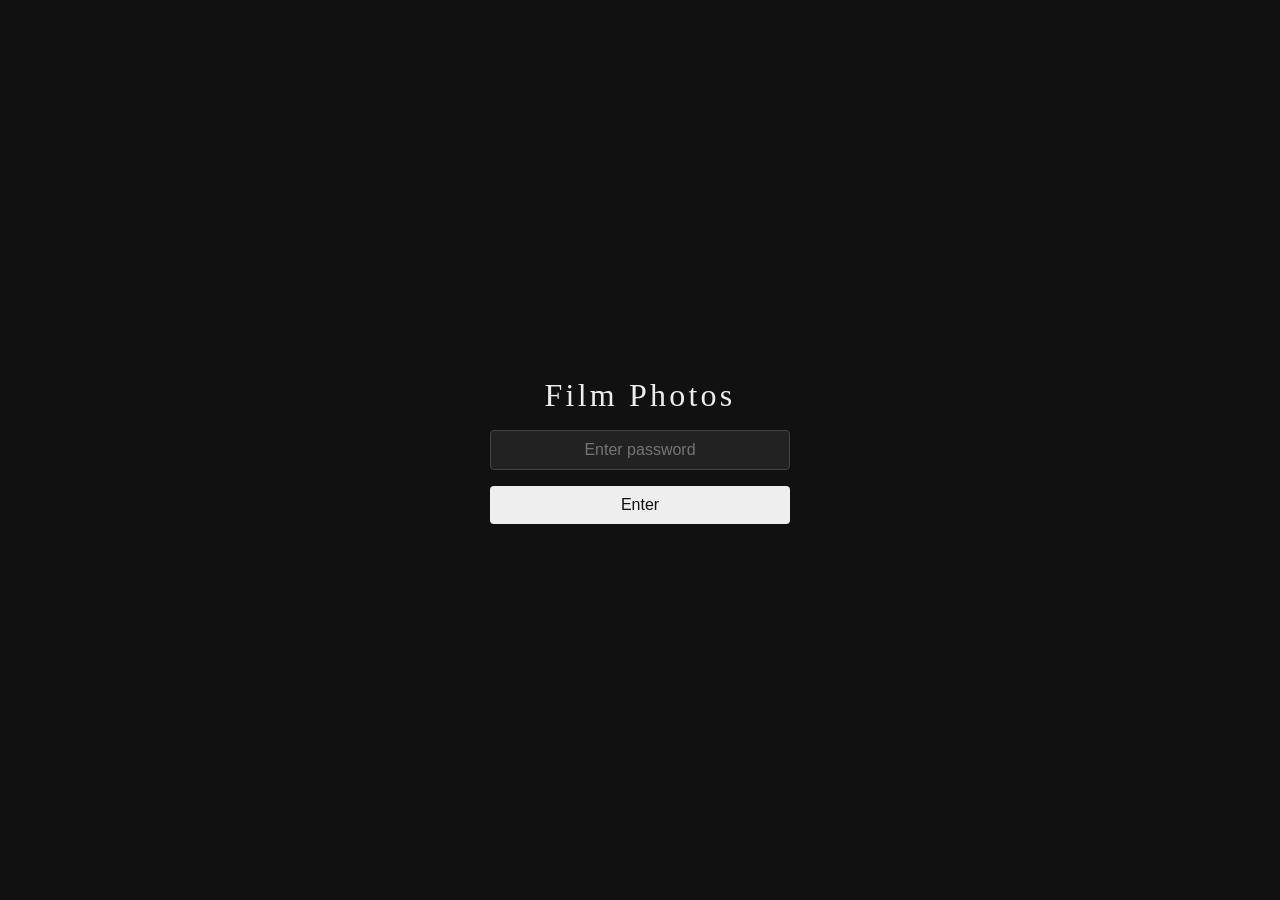
<file: index.html>
<!DOCTYPE html>
<html lang="en">
<head>
  <meta charset="UTF-8" />
  <meta name="viewport" content="width=device-width, initial-scale=1.0" />
  <title>Film Photos</title>
  <link rel="stylesheet" href="styles.css" />
</head>
<body>

  <!-- Password Gate -->
  <div id="gate">
    <div class="gate-box">
      <h1>Film Photos</h1>
      <input type="password" id="password-input" placeholder="Enter password" />
      <button onclick="checkPassword()">Enter</button>
      <p id="error-msg" style="display:none;">Wrong password, try again.</p>
    </div>
  </div>

  <!-- Homepage -->
  <div id="home" style="display:none;">
    <header>
      <h1>Film Photos</h1>
      <nav>
        <a href="favorites.html">Favorites</a>
      </nav>
    </header>
    <div class="album-grid" id="album-grid"></div>
  </div>

  <script>
    const PASSWORD = "film";

    function showHome() {
      document.getElementById("gate").style.display = "none";
      document.getElementById("home").style.display = "block";
      loadAlbums();
    }

    if (localStorage.getItem("film_auth") === "true") {
      showHome();
    }

    function checkPassword() {
      const input = document.getElementById("password-input").value;
      if (input === PASSWORD) {
        localStorage.setItem("film_auth", "true");
        showHome();
      } else {
        document.getElementById("error-msg").style.display = "block";
      }
    }

    document.getElementById("password-input").addEventListener("keydown", function(e) {
      if (e.key === "Enter") checkPassword();
    });

    async function loadAlbums() {
      const res = await fetch("albums.json");
      const albums = await res.json();
      const grid = document.getElementById("album-grid");
      albums.forEach(album => {
        const cover = album.cover || album.photos[0] || "";
        const card = document.createElement("a");
        card.href = `album.html?id=${album.id}`;
        card.className = "album-card";
        card.innerHTML = `
          <div class="album-cover" style="background-image:url('${cover}')"></div>
          <div class="album-info">
            <span class="album-name">${album.name}</span>
            <span class="album-count">${album.photos.length} photos</span>
          </div>
        `;
        grid.appendChild(card);
      });
    }
  </script>

</body>
</html>
</file>
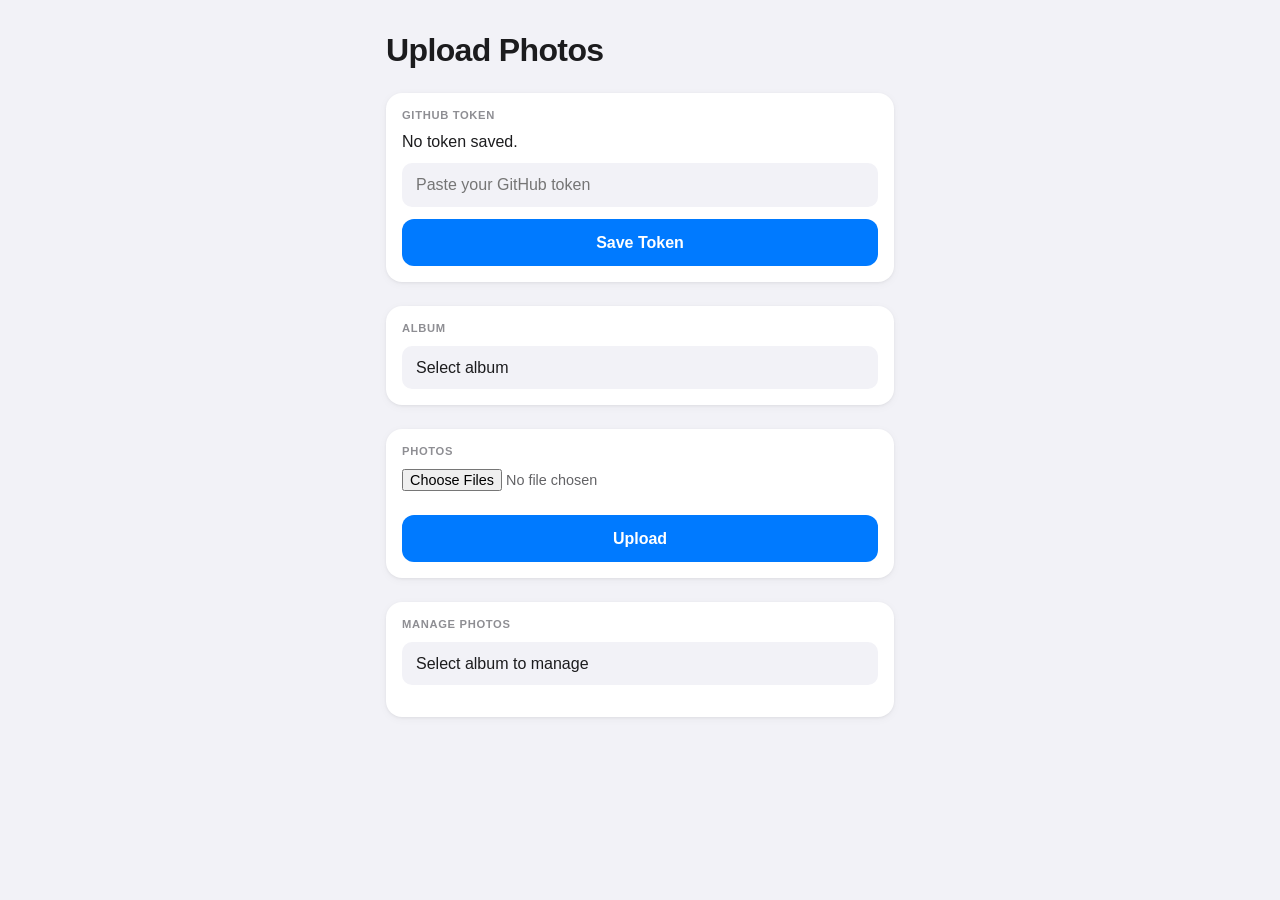
<file: admin.html>
<!DOCTYPE html>
<html lang="en">
<head>
  <meta charset="UTF-8" />
  <meta name="viewport" content="width=device-width, initial-scale=1.0" />
  <title>Upload Photos</title>
  <link rel="stylesheet" href="styles.css" />
</head>
<body class="admin-page">

  <div class="admin-wrap">
    <h1>Upload Photos</h1>

    <!-- Token Setup -->
    <div id="token-section">
      <div class="admin-card" id="token-card">
        <h2>GitHub Token</h2>
        <p id="token-status">No token saved.</p>
        <input type="password" id="token-input" placeholder="Paste your GitHub token" />
        <button onclick="saveToken()">Save Token</button>
      </div>
    </div>

    <!-- Upload Form -->
    <div class="admin-card">
      <h2>Album</h2>
      <div class="admin-row">
        <select id="album-select" onchange="onAlbumChange()">
          <option value="">Loading albums...</option>
          <option value="__new__">+ New album</option>
        </select>
      </div>
      <div id="new-album-fields" style="display:none;">
        <input type="text" id="album-name" placeholder="Album name (e.g. Italy 2024)" />
        <input type="text" id="album-date" placeholder="Date (e.g. 2024-06)" />
      </div>
    </div>

    <div class="admin-card">
      <h2>Photos</h2>
      <input type="file" id="file-input" accept="image/*" multiple />
      <div id="preview-grid" class="preview-grid"></div>
      <button id="upload-btn" onclick="uploadPhotos()">Upload</button>
    </div>

    <div id="progress-wrap" style="display:none;">
      <div class="progress-bar"><div id="progress-fill"></div></div>
      <p id="progress-label">Uploading...</p>
    </div>

    <p id="upload-error" style="color:#e55;display:none;"></p>
    <p id="upload-success" style="color:#5e5;display:none;"></p>

    <!-- Manage Photos -->
    <div class="admin-card">
      <h2>Manage Photos</h2>
      <select id="manage-album-select" onchange="loadManageAlbum()">
        <option value="">Select album to manage</option>
      </select>
      <div id="rename-row" class="admin-row" style="display:none;">
        <input type="text" id="rename-input" placeholder="Album name" />
        <button onclick="saveAlbumName()">Rename</button>
      </div>
      <div id="manage-grid" class="manage-grid"></div>
      <p id="manage-msg" style="font-family:sans-serif;font-size:0.85rem;color:#aaa;display:none;"></p>
    </div>
  </div>

  <script>
    const REPO_OWNER = "jessshartt";
    const REPO_NAME = "Film-Photos";
    const BRANCH = "main";

    // Token management
    function getToken() {
      return localStorage.getItem("film_github_token") || "";
    }

    function saveToken() {
      const t = document.getElementById("token-input").value.trim();
      if (t) {
        localStorage.setItem("film_github_token", t);
        document.getElementById("token-input").value = "";
        updateTokenStatus();
      }
    }

    function updateTokenStatus() {
      const t = getToken();
      const status = document.getElementById("token-status");
      const input = document.getElementById("token-input");
      const btn = document.querySelector("#token-card button");
      if (t) {
        status.textContent = "Token saved.";
        status.style.color = "#5e5";
        input.style.display = "none";
        btn.textContent = "Change Token";
        btn.onclick = () => {
          input.style.display = "block";
          btn.textContent = "Save Token";
          btn.onclick = saveToken;
        };
      }
    }

    updateTokenStatus();

    // Load albums into select
    async function loadAlbumSelect() {
      const res = await fetch("albums.json?t=" + Date.now());
      const albums = await res.json();
      const sel = document.getElementById("album-select");
      sel.innerHTML = '<option value="">Select album</option>';
      albums.forEach(a => {
        const opt = document.createElement("option");
        opt.value = a.id;
        opt.textContent = a.name;
        sel.appendChild(opt);
      });
      const newOpt = document.createElement("option");
      newOpt.value = "__new__";
      newOpt.textContent = "+ New album";
      sel.appendChild(newOpt);
    }

    loadAlbumSelect();
    loadManageSelect();

    function onAlbumChange() {
      const val = document.getElementById("album-select").value;
      document.getElementById("new-album-fields").style.display = val === "__new__" ? "flex" : "none";
    }

    // File preview
    document.getElementById("file-input").addEventListener("change", function() {
      const grid = document.getElementById("preview-grid");
      grid.innerHTML = "";
      Array.from(this.files).forEach(file => {
        const img = document.createElement("img");
        img.src = URL.createObjectURL(file);
        grid.appendChild(img);
      });
    });

    // GitHub API helpers
    async function apiGet(path) {
      const res = await fetch(`https://api.github.com/repos/${REPO_OWNER}/${REPO_NAME}/contents/${path}`, {
        headers: { Authorization: `token ${getToken()}` }
      });
      if (!res.ok) throw new Error(`GET ${path} failed: ${res.status}`);
      return res.json();
    }

    async function apiPut(path, content, message, sha) {
      const body = { message, content, branch: BRANCH };
      if (sha) body.sha = sha;
      const res = await fetch(`https://api.github.com/repos/${REPO_OWNER}/${REPO_NAME}/contents/${path}`, {
        method: "PUT",
        headers: {
          Authorization: `token ${getToken()}`,
          "Content-Type": "application/json"
        },
        body: JSON.stringify(body)
      });
      if (!res.ok) {
        const err = await res.json();
        throw new Error(err.message || `PUT ${path} failed`);
      }
      return res.json();
    }

    function toBase64(file) {
      return new Promise((resolve, reject) => {
        const reader = new FileReader();
        reader.onload = () => resolve(reader.result.split(",")[1]);
        reader.onerror = reject;
        reader.readAsDataURL(file);
      });
    }

    async function uploadPhotos() {
      const token = getToken();
      if (!token) {
        showError("Please save your GitHub token first.");
        return;
      }

      const files = document.getElementById("file-input").files;
      if (!files.length) {
        showError("Please select photos to upload.");
        return;
      }

      let albumId = document.getElementById("album-select").value;
      let albumName = "";
      let albumDate = "";
      let isNew = albumId === "__new__";

      if (!albumId || albumId === "__new__") {
        albumName = document.getElementById("album-name").value.trim();
        albumDate = document.getElementById("album-date").value.trim();
        if (!albumName) { showError("Please enter an album name."); return; }
        albumId = albumName.toLowerCase().replace(/\s+/g, "-").replace(/[^a-z0-9-]/g, "");
      }

      // Fetch current albums.json
      let albumsData, albumsSha;
      try {
        const albumsFile = await apiGet("albums.json");
        albumsSha = albumsFile.sha;
        albumsData = JSON.parse(atob(albumsFile.content.replace(/\n/g, "")));
      } catch(e) {
        showError("Could not load albums.json: " + e.message);
        return;
      }

      let album = albumsData.find(a => a.id === albumId);
      if (!album) {
        album = { id: albumId, name: albumName, date: albumDate, photos: [] };
        albumsData.push(album);
      }

      // Upload photos
      showProgress(true);
      const total = files.length;
      let uploaded = 0;

      for (const file of files) {
        setProgress(uploaded / total, `Uploading ${file.name}...`);
        const base64 = await toBase64(file);
        const filePath = `photos/${albumId}/${file.name}`;
        const photoPath = filePath;

        // Check if file already exists (to get SHA for update)
        let existingSha;
        try {
          const existing = await apiGet(filePath);
          existingSha = existing.sha;
        } catch(e) { /* file doesn't exist yet, that's fine */ }

        await apiPut(filePath, base64, `Add ${file.name} to ${albumId}`, existingSha);

        if (!album.photos.includes(photoPath)) {
          album.photos.push(photoPath);
        }
        uploaded++;
      }

      // Update albums.json
      setProgress(0.95, "Updating album list...");
      const newContent = btoa(unescape(encodeURIComponent(JSON.stringify(albumsData, null, 2))));
      await apiPut("albums.json", newContent, `Update albums.json for ${albumId}`, albumsSha);

      setProgress(1, "Done!");
      showSuccess(`${total} photo${total > 1 ? "s" : ""} uploaded to "${album.name}".`);
      document.getElementById("file-input").value = "";
      document.getElementById("preview-grid").innerHTML = "";
      loadAlbumSelect();
    }

    function showProgress(show) {
      document.getElementById("progress-wrap").style.display = show ? "block" : "none";
      document.getElementById("upload-error").style.display = "none";
      document.getElementById("upload-success").style.display = "none";
    }

    function setProgress(pct, label) {
      document.getElementById("progress-fill").style.width = (pct * 100) + "%";
      document.getElementById("progress-label").textContent = label;
    }

    function showError(msg) {
      showProgress(false);
      const el = document.getElementById("upload-error");
      el.textContent = msg;
      el.style.display = "block";
    }

    function showSuccess(msg) {
      showProgress(false);
      const el = document.getElementById("upload-success");
      el.textContent = msg;
      el.style.display = "block";
    }

    // ── Manage / Delete ──
    async function loadManageSelect() {
      const res = await fetch("albums.json?t=" + Date.now());
      const albums = await res.json();
      const sel = document.getElementById("manage-album-select");
      sel.innerHTML = '<option value="">Select album to manage</option>';
      albums.forEach(a => {
        const opt = document.createElement("option");
        opt.value = a.id;
        opt.textContent = a.name;
        sel.appendChild(opt);
      });
    }

    async function loadManageAlbum() {
      const albumId = document.getElementById("manage-album-select").value;
      const grid = document.getElementById("manage-grid");
      const msg = document.getElementById("manage-msg");
      grid.innerHTML = "";
      msg.style.display = "none";
      document.getElementById("rename-row").style.display = "none";
      if (!albumId) return;

      const res = await fetch("albums.json?t=" + Date.now());
      const albums = await res.json();
      const album = albums.find(a => a.id === albumId);
      if (album) {
        document.getElementById("rename-input").value = album.name;
        document.getElementById("rename-row").style.display = "flex";
      }
      if (!album || !album.photos.length) {
        msg.innerHTML = `No photos in this album. <button onclick="confirmDeleteAlbum('${albumId}')" style="margin-left:8px;padding:4px 10px;background:#333;border:1px solid #555;color:#ccc;border-radius:3px;cursor:pointer;font-size:0.8rem;">Delete Album</button>`;
        msg.style.display = "block";
        return;
      }

      album.photos.forEach(photoPath => {
        const wrap = document.createElement("div");
        wrap.className = "manage-thumb";
        if ((album.cover || album.photos[0]) === photoPath) wrap.classList.add("is-cover");
        wrap.dataset.path = photoPath;

        const img = document.createElement("img");
        img.src = photoPath;

        const delBtn = document.createElement("button");
        delBtn.className = "manage-delete";
        delBtn.textContent = "✕";
        delBtn.onclick = () => confirmDelete(albumId, photoPath, wrap);

        const coverBtn = document.createElement("button");
        coverBtn.className = "manage-cover";
        coverBtn.textContent = "★";
        coverBtn.title = "Set as cover";
        coverBtn.onclick = () => setCover(albumId, photoPath);

        wrap.appendChild(img);
        wrap.appendChild(delBtn);
        wrap.appendChild(coverBtn);
        grid.appendChild(wrap);
      });
    }

    function confirmDelete(albumId, photoPath, el) {
      if (!confirm(`Delete this photo? This cannot be undone.`)) return;
      deletePhoto(albumId, photoPath, el);
    }

    async function setCover(albumId, photoPath) {
      try {
        const albumsFile = await apiGet("albums.json");
        const albumsData = JSON.parse(atob(albumsFile.content.replace(/\n/g, "")));
        const album = albumsData.find(a => a.id === albumId);
        if (album) album.cover = photoPath;
        const newContent = btoa(unescape(encodeURIComponent(JSON.stringify(albumsData, null, 2))));
        await apiPut("albums.json", newContent, `Set cover for ${albumId}`, albumsFile.sha);
        document.querySelectorAll(".manage-thumb").forEach(t => t.classList.remove("is-cover"));
        document.querySelectorAll(".manage-thumb").forEach(t => {
          if (t.dataset.path === photoPath) t.classList.add("is-cover");
        });
      } catch(e) {
        alert("Failed to set cover: " + e.message);
      }
    }

    async function apiDelete(path, sha, message) {
      const res = await fetch(`https://api.github.com/repos/${REPO_OWNER}/${REPO_NAME}/contents/${path}`, {
        method: "DELETE",
        headers: {
          Authorization: `token ${getToken()}`,
          "Content-Type": "application/json"
        },
        body: JSON.stringify({ message, sha, branch: BRANCH })
      });
      if (!res.ok) {
        const err = await res.json();
        throw new Error(err.message || `DELETE ${path} failed`);
      }
      return res.json();
    }

    async function deletePhoto(albumId, photoPath, el) {
      try {
        el.style.opacity = "0.4";
        el.style.pointerEvents = "none";

        const [fileData, albumsFile] = await Promise.all([
          apiGet(photoPath),
          apiGet("albums.json")
        ]);

        await apiDelete(photoPath, fileData.sha, `Remove ${photoPath}`);

        const albumsData = JSON.parse(atob(albumsFile.content.replace(/\n/g, "")));
        const albumIdx = albumsData.findIndex(a => a.id === albumId);
        if (albumIdx !== -1) {
          const album = albumsData[albumIdx];
          album.photos = album.photos.filter(p => p !== photoPath);
          if (album.cover === photoPath) delete album.cover;
          if (album.photos.length === 0) albumsData.splice(albumIdx, 1);
        }

        const newContent = btoa(unescape(encodeURIComponent(JSON.stringify(albumsData, null, 2))));
        await apiPut("albums.json", newContent, `Remove photo from ${albumId}`, albumsFile.sha);

        el.remove();
      } catch(e) {
        el.style.opacity = "1";
        el.style.pointerEvents = "auto";
        alert("Delete failed: " + e.message);
      }
    }

    async function saveAlbumName() {
      const albumId = document.getElementById("manage-album-select").value;
      const newName = document.getElementById("rename-input").value.trim();
      if (!albumId || !newName) return;
      try {
        const albumsFile = await apiGet("albums.json");
        const albumsData = JSON.parse(atob(albumsFile.content.replace(/\n/g, "")));
        const album = albumsData.find(a => a.id === albumId);
        if (!album) return;
        album.name = newName;
        const newContent = btoa(unescape(encodeURIComponent(JSON.stringify(albumsData, null, 2))));
        await apiPut("albums.json", newContent, `Rename album ${albumId} to ${newName}`, albumsFile.sha);
        showSuccess(`Album renamed to "${newName}".`);
        loadAlbumSelect();
        loadManageSelect();
      } catch(e) {
        alert("Rename failed: " + e.message);
      }
    }

    function confirmDeleteAlbum(albumId) {
      if (!confirm("Delete this album? This cannot be undone.")) return;
      deleteAlbum(albumId);
    }

    async function deleteAlbum(albumId) {
      try {
        const albumsFile = await apiGet("albums.json");
        const albumsData = JSON.parse(atob(albumsFile.content.replace(/\n/g, "")));
        const idx = albumsData.findIndex(a => a.id === albumId);
        if (idx !== -1) albumsData.splice(idx, 1);
        const newContent = btoa(unescape(encodeURIComponent(JSON.stringify(albumsData, null, 2))));
        await apiPut("albums.json", newContent, `Delete album ${albumId}`, albumsFile.sha);
        showSuccess("Album deleted.");
        loadAlbumSelect();
        loadManageSelect();
        document.getElementById("manage-grid").innerHTML = "";
        document.getElementById("manage-msg").style.display = "none";
      } catch(e) {
        alert("Delete failed: " + e.message);
      }
    }
  </script>

</body>
</html>
</file>
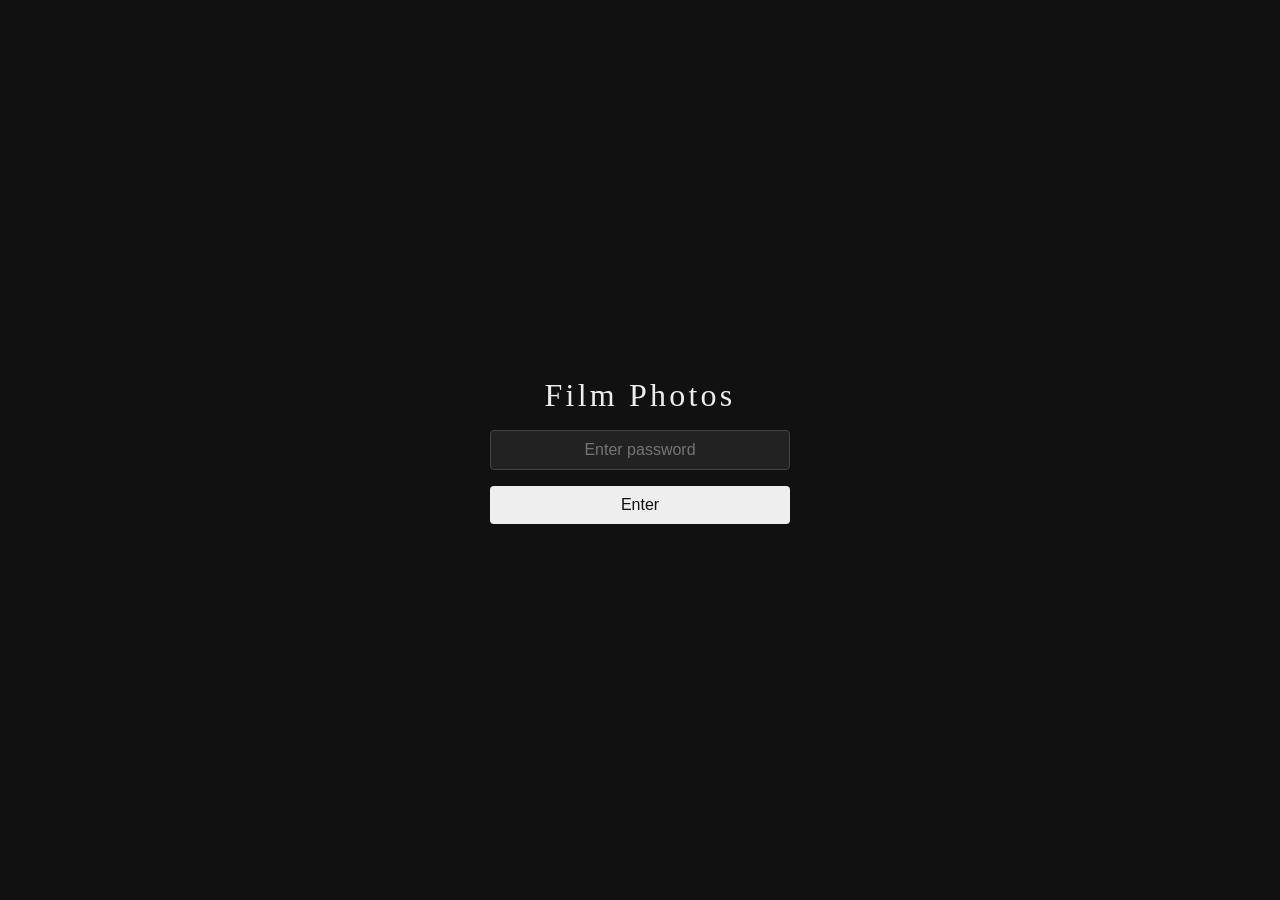
<file: favorites.html>
<!DOCTYPE html>
<html lang="en">
<head>
  <meta charset="UTF-8" />
  <meta name="viewport" content="width=device-width, initial-scale=1.0" />
  <title>Favorites</title>
  <link rel="stylesheet" href="styles.css" />
</head>
<body>

  <div id="page" style="display:none;">
    <header>
      <a href="index.html" class="back">←</a>
      <h1>Favorites</h1>
      <nav></nav>
    </header>
    <p id="empty-msg" style="display:none;" class="empty-msg">No favorites yet. Heart photos from any album.</p>
    <div class="grid" id="photo-grid"></div>
  </div>

  <!-- Lightbox -->
  <div id="lightbox" style="display:none;">
    <button class="lb-close" onclick="closeLightbox()">✕</button>
    <button class="lb-prev" onclick="changePhoto(-1)">‹</button>
    <div class="lb-img-wrap">
      <img id="lb-img" src="" alt="" />
      <button class="lb-heart" id="lb-heart" onclick="toggleFavorite()">♥</button>
    </div>
    <button class="lb-next" onclick="changePhoto(1)">›</button>
  </div>

  <script>
    if (localStorage.getItem("film_auth") !== "true") {
      window.location.href = "index.html";
    }

    let photos = JSON.parse(localStorage.getItem("film_favorites") || "[]");
    let currentIndex = 0;

    function init() {
      document.getElementById("page").style.display = "block";
      const grid = document.getElementById("photo-grid");

      if (!photos.length) {
        document.getElementById("empty-msg").style.display = "block";
        return;
      }

      photos.forEach((src, i) => {
        const img = document.createElement("img");
        img.src = src;
        img.alt = "";
        img.loading = "lazy";
        img.onclick = () => openLightbox(i);
        grid.appendChild(img);
      });
    }

    init();

    function openLightbox(index) {
      currentIndex = index;
      document.getElementById("lb-img").src = photos[currentIndex];
      document.getElementById("lb-heart").textContent = "♥";
      document.getElementById("lightbox").style.display = "flex";
      document.body.style.overflow = "hidden";
    }

    function closeLightbox() {
      document.getElementById("lightbox").style.display = "none";
      document.body.style.overflow = "";
    }

    function changePhoto(dir) {
      currentIndex = (currentIndex + dir + photos.length) % photos.length;
      document.getElementById("lb-img").src = photos[currentIndex];
    }

    function toggleFavorite() {
      const src = photos[currentIndex];
      const favs = JSON.parse(localStorage.getItem("film_favorites") || "[]");
      const idx = favs.indexOf(src);
      if (idx !== -1) {
        favs.splice(idx, 1);
        localStorage.setItem("film_favorites", JSON.stringify(favs));
        // Remove from grid
        photos = favs;
        document.getElementById("photo-grid").querySelectorAll("img")[currentIndex].remove();
        closeLightbox();
      }
    }

    document.addEventListener("keydown", function(e) {
      if (document.getElementById("lightbox").style.display === "none") return;
      if (e.key === "ArrowRight") changePhoto(1);
      if (e.key === "ArrowLeft") changePhoto(-1);
      if (e.key === "Escape") closeLightbox();
    });
  </script>

</body>
</html>
</file>
<file: styles.css>
* {
  margin: 0;
  padding: 0;
  box-sizing: border-box;
}

body {
  background: #111;
  color: #eee;
  font-family: Georgia, serif;
  min-height: 100vh;
}

/* ── Password Gate ── */
#gate {
  display: flex;
  align-items: center;
  justify-content: center;
  min-height: 100vh;
}

.gate-box {
  text-align: center;
  display: flex;
  flex-direction: column;
  gap: 16px;
  width: 300px;
}

.gate-box h1 {
  font-size: 2rem;
  letter-spacing: 0.1em;
  font-weight: normal;
}

.gate-box input {
  padding: 10px 14px;
  font-size: 1rem;
  background: #222;
  border: 1px solid #444;
  color: #eee;
  border-radius: 4px;
  text-align: center;
}

.gate-box button {
  padding: 10px;
  font-size: 1rem;
  background: #eee;
  color: #111;
  border: none;
  border-radius: 4px;
  cursor: pointer;
}

.gate-box button:hover { background: #ccc; }

#error-msg {
  color: #e55;
  font-size: 0.9rem;
}

/* ── Header ── */
header {
  display: flex;
  flex-direction: column;
  align-items: center;
  padding: 18px 20px 12px;
  border-bottom: 1px solid #222;
  gap: 10px;
}

.album-header-top {
  position: relative;
  width: 100%;
  display: flex;
  align-items: center;
  justify-content: center;
}

.album-header-top .back {
  position: absolute;
  left: 0;
}

header h1 {
  font-size: 1.4rem;
  letter-spacing: 0.1em;
  font-weight: normal;
  text-align: center;
}

header nav {
  display: flex;
  align-items: center;
  gap: 0;
  white-space: nowrap;
}

header nav a,
header .back {
  color: #aaa;
  text-decoration: none;
  font-size: 0.9rem;
  font-family: sans-serif;
}

header nav a:hover,
header .back:hover { color: #eee; }

/* ── Album Grid (homepage) ── */
.album-grid {
  display: grid;
  grid-template-columns: repeat(3, 1fr);
  gap: 4px;
  padding: 4px;
}

.album-card {
  text-decoration: none;
  color: inherit;
  display: block;
  position: relative;
  aspect-ratio: 1;
  overflow: hidden;
  background: #222;
}

.album-cover {
  width: 100%;
  height: 100%;
  background-size: cover;
  background-position: center;
  transition: transform 0.3s ease;
}

.album-card:hover .album-cover { transform: scale(1.03); }

.album-info {
  position: absolute;
  bottom: 0;
  left: 0;
  right: 0;
  padding: 24px 10px 10px;
  background: linear-gradient(transparent, rgba(0,0,0,0.7));
  display: flex;
  flex-direction: column;
  gap: 2px;
}

.album-name {
  font-size: 0.95rem;
  letter-spacing: 0.05em;
}

.album-count {
  font-size: 0.75rem;
  color: #aaa;
  font-family: sans-serif;
}

/* ── Photo Grid (album view) ── */
.grid {
  display: flex;
  gap: 4px;
  padding: 4px;
  align-items: flex-start;
}

.masonry-col {
  flex: 1;
  display: flex;
  flex-direction: column;
  gap: 4px;
}

.grid img {
  width: 100%;
  display: block;
  cursor: pointer;
  transition: opacity 0.2s;
}

.grid img:hover { opacity: 0.85; }

/* ── Comment Drawer ── */
#comment-overlay {
  display: none;
  position: fixed;
  inset: 0;
  background: rgba(0,0,0,0.55);
  z-index: 200;
}

#comment-overlay.active { display: block; }

#comment-drawer {
  position: fixed;
  bottom: 0;
  left: 0;
  right: 0;
  background: #1c1c1e;
  border-radius: 16px 16px 0 0;
  z-index: 201;
  max-height: 72vh;
  display: flex;
  flex-direction: column;
  transform: translateY(100%);
  transition: transform 0.3s ease;
}

#comment-drawer.active { transform: translateY(0); }

.comment-drawer-header {
  display: flex;
  align-items: center;
  justify-content: space-between;
  padding: 14px 16px;
  border-bottom: 1px solid #2c2c2e;
}

.comment-drawer-header img {
  width: 44px;
  height: 44px;
  object-fit: cover;
  border-radius: 6px;
}

.comment-drawer-close {
  background: none;
  border: none;
  color: #888;
  font-size: 1rem;
  cursor: pointer;
  padding: 4px 8px;
}

#comment-list {
  flex: 1;
  overflow-y: auto;
  padding: 12px 16px;
}

.comment-loading, .comment-empty {
  color: #666;
  font-size: 0.85rem;
  text-align: center;
  padding: 24px 0;
}

.comment-item { margin-bottom: 14px; }

.comment-meta {
  display: flex;
  align-items: baseline;
  gap: 8px;
  margin-bottom: 3px;
}

.comment-author {
  font-size: 0.82rem;
  font-weight: 600;
  color: #eee;
}

.comment-time {
  font-size: 0.72rem;
  color: #555;
}

.comment-text {
  font-size: 0.88rem;
  color: #bbb;
  margin: 0;
  line-height: 1.4;
}

.comment-input-area {
  padding: 12px 16px 32px;
  border-top: 1px solid #2c2c2e;
  display: flex;
  flex-direction: column;
  gap: 8px;
}

.comment-input-area input {
  background: #2c2c2e;
  border: none;
  border-radius: 10px;
  padding: 10px 14px;
  color: #eee;
  font-size: 0.9rem;
  width: 100%;
  box-sizing: border-box;
}

.comment-input-row {
  display: flex;
  gap: 8px;
}

.comment-input-row input { flex: 1; }

#comment-post-btn {
  background: #007AFF;
  color: #fff;
  border: none;
  border-radius: 10px;
  padding: 10px 16px;
  font-size: 0.9rem;
  font-weight: 600;
  cursor: pointer;
  white-space: nowrap;
}

#comment-post-btn:disabled { opacity: 0.5; }

/* ── Lightbox ── */
#lightbox {
  position: fixed;
  inset: 0;
  background: rgba(0,0,0,0.95);
  display: flex;
  align-items: center;
  justify-content: center;
  z-index: 100;
}

.lb-img-wrap {
  position: relative;
  max-width: 90vw;
  max-height: 90vh;
  display: flex;
  align-items: center;
  justify-content: center;
}

#lb-img {
  max-width: 90vw;
  max-height: 90vh;
  object-fit: contain;
  display: block;
}

.lb-close {
  position: fixed;
  top: 16px;
  right: 20px;
  background: none;
  border: none;
  color: #eee;
  font-size: 1.6rem;
  cursor: pointer;
  z-index: 101;
  line-height: 1;
}

.lb-prev, .lb-next {
  background: none;
  border: none;
  color: #eee;
  font-size: 3rem;
  cursor: pointer;
  padding: 0 16px;
  line-height: 1;
  user-select: none;
}

.lb-prev:hover, .lb-next:hover { color: #fff; }

.lb-actions {
  position: absolute;
  bottom: -44px;
  left: 50%;
  transform: translateX(-50%);
  display: flex;
  align-items: center;
  gap: 24px;
}

.lb-heart {
  background: none;
  border: none;
  color: #eee;
  font-size: 1.8rem;
  cursor: pointer;
  line-height: 1;
  padding: 0;
}

.lb-heart:hover { color: #e55; }

.lb-comment-btn {
  background: none;
  border: none;
  color: #aaa;
  cursor: pointer;
  padding: 0;
  display: flex;
  align-items: center;
}

.lb-comment-btn:hover { color: #fff; }

/* ── Empty message ── */
.empty-msg {
  text-align: center;
  color: #666;
  font-family: sans-serif;
  font-size: 0.95rem;
  padding: 60px 20px;
}

/* ── Admin ── */
body.admin-page {
  background: #f2f2f7;
  color: #1c1c1e;
}

.admin-wrap {
  max-width: 540px;
  margin: 0 auto;
  padding: 32px 16px 60px;
  display: flex;
  flex-direction: column;
  gap: 24px;
  font-family: -apple-system, BlinkMacSystemFont, "SF Pro Display", "Segoe UI", sans-serif;
}

.admin-wrap h1 {
  font-size: 2rem;
  letter-spacing: -0.02em;
  font-weight: 700;
  color: #1c1c1e;
}

.admin-card {
  background: #fff;
  border-radius: 16px;
  padding: 16px;
  display: flex;
  flex-direction: column;
  gap: 12px;
  box-shadow: 0 1px 3px rgba(0,0,0,0.06), 0 2px 10px rgba(0,0,0,0.04);
}

.admin-card h2 {
  font-size: 0.7rem;
  font-weight: 600;
  color: #8e8e93;
  font-family: inherit;
  text-transform: uppercase;
  letter-spacing: 0.06em;
}

.admin-card input[type="text"],
.admin-card input[type="password"],
.admin-card select {
  padding: 13px 14px;
  background: #f2f2f7;
  border: none;
  color: #1c1c1e;
  border-radius: 10px;
  font-size: 1rem;
  font-family: inherit;
  width: 100%;
  -webkit-appearance: none;
  appearance: none;
}

.admin-card input[type="text"]:focus,
.admin-card input[type="password"]:focus,
.admin-card select:focus {
  outline: none;
  background: #e8e8ed;
}

.admin-card input[type="file"] {
  color: #636366;
  font-family: inherit;
  font-size: 0.9rem;
}

.admin-card button,
#upload-btn {
  padding: 14px 20px;
  background: #007AFF;
  color: #fff;
  border: none;
  border-radius: 12px;
  cursor: pointer;
  font-size: 1rem;
  font-family: inherit;
  font-weight: 600;
  align-self: stretch;
  text-align: center;
  transition: opacity 0.15s;
  line-height: 1.2;
}

.admin-card button:hover,
#upload-btn:hover { opacity: 0.85; }

.admin-card button:active,
#upload-btn:active { opacity: 0.7; }

.admin-row {
  display: flex;
  gap: 8px;
  align-items: center;
}

.admin-row button {
  align-self: auto;
  flex-shrink: 0;
  padding: 13px 18px;
}

#new-album-fields {
  flex-direction: column;
  gap: 8px;
}

.preview-grid {
  display: grid;
  grid-template-columns: repeat(4, 1fr);
  gap: 6px;
}

.preview-grid img {
  width: 100%;
  aspect-ratio: 1;
  object-fit: cover;
  border-radius: 8px;
}

.progress-bar {
  height: 4px;
  background: #e5e5ea;
  border-radius: 2px;
  overflow: hidden;
}

#progress-fill {
  height: 100%;
  background: #007AFF;
  width: 0%;
  transition: width 0.3s ease;
}

#progress-label {
  font-family: inherit;
  font-size: 0.85rem;
  color: #8e8e93;
  margin-top: 6px;
}

/* ── View Toggle ── */
.view-toggle {
  background: none;
  border: none;
  color: #666;
  font-family: Georgia, serif;
  font-size: 0.85rem;
  cursor: pointer;
  padding: 0;
  letter-spacing: 0.05em;
}

.view-toggle.active {
  color: #eee;
  text-decoration: underline;
  text-underline-offset: 3px;
}

.toggle-divider {
  color: #444;
  font-size: 0.8rem;
  margin: 0 6px;
}

.fav-link {
  color: #666;
  text-decoration: none;
  font-size: 1rem;
}

.fav-link:hover { color: #e55; }

body.scrapbook-bg header.light {
  background: #f7f2ea;
  border-bottom-color: #e0d8cc;
}

body.scrapbook-bg header.light h1,
body.scrapbook-bg header.light .back,
body.scrapbook-bg header.light .view-toggle,
body.scrapbook-bg header.light .toggle-divider {
  color: #4a4035;
}

body.scrapbook-bg header.light .view-toggle.active {
  color: #2a1f14;
}

body.scrapbook-bg header.light .fav-link {
  color: #9a8f82;
}

/* ── Book / Scrapbook View ── */
body.scrapbook-bg {
  background: #f7f2ea;
}

.book-wrap {
  display: flex;
  flex-direction: column;
  align-items: center;
  justify-content: center;
  gap: 18px;
  padding: 24px 16px 28px;
  min-height: calc(100vh - 62px);
  background: #f7f2ea;
}

.book-container {
  position: relative;
  width: min(90vw, 680px);
  height: min(58vh, 430px);
  perspective: 1600px;
  box-shadow: 0 6px 30px rgba(0,0,0,0.12), 0 2px 8px rgba(0,0,0,0.08);
  border-radius: 3px;
}

.book-page {
  position: absolute;
  inset: 0;
  display: grid;
  gap: 8px;
  padding: 16px 20px;
  background: #f7f2ea;
  border-radius: 3px;
  opacity: 0;
  pointer-events: none;
  backface-visibility: hidden;
}

.book-page.active {
  opacity: 1;
  pointer-events: auto;
}

.book-page img {
  width: 100%;
  height: 100%;
  object-fit: contain;
  display: block;
  cursor: pointer;
  box-shadow: 0 1px 6px rgba(0,0,0,0.1);
  transition: opacity 0.15s;
}

.book-page img:hover { opacity: 0.88; }

/* Page flip animations */
@keyframes flipOutLeft {
  from { transform: rotateY(0deg); opacity: 1; }
  to   { transform: rotateY(-90deg); opacity: 0; }
}
@keyframes flipInRight {
  from { transform: rotateY(90deg); opacity: 0; }
  to   { transform: rotateY(0deg); opacity: 1; }
}
@keyframes flipOutRight {
  from { transform: rotateY(0deg); opacity: 1; }
  to   { transform: rotateY(90deg); opacity: 0; }
}
@keyframes flipInLeft {
  from { transform: rotateY(-90deg); opacity: 0; }
  to   { transform: rotateY(0deg); opacity: 1; }
}

/* Layout classes */
.l-duo   { grid-template-columns: 1fr 1fr; grid-template-rows: 1fr; }
.l-2x2   { grid-template-columns: 1fr 1fr; grid-template-rows: 1fr 1fr; }
.l-3x2   { grid-template-columns: 1fr 1fr 1fr; grid-template-rows: 1fr 1fr; }
.l-solo  { display: flex; align-items: center; justify-content: center; }
.l-solo img { max-width: 60%; max-height: 100%; width: auto; height: auto; }

.l-hero-right { grid-template-columns: 3fr 2fr; grid-template-rows: 1fr 1fr; }
.l-hero-right img:first-child { grid-row: 1 / 3; }

.l-hero-top { grid-template-columns: 1fr 1fr; grid-template-rows: 3fr 2fr; }
.l-hero-top img:first-child { grid-column: 1 / 3; }

.l-mosaic { grid-template-columns: 2fr 1fr 1fr; grid-template-rows: 1fr 1fr; }
.l-mosaic img:first-child { grid-row: 1 / 3; }

/* Navigation row */
.book-nav-row {
  display: flex;
  align-items: center;
  gap: 16px;
}

.book-prev, .book-next {
  background: none;
  border: none;
  color: #b0a89e;
  font-size: 2rem;
  cursor: pointer;
  padding: 6px 10px;
  line-height: 1;
}

.book-prev:hover, .book-next:hover { color: #4a4035; }

.book-counter {
  font-family: sans-serif;
  font-size: 0.7rem;
  color: #b0a89e;
  letter-spacing: 0.2em;
  text-transform: uppercase;
  min-width: 56px;
  text-align: center;
}

/* ── Manage Photos ── */
.manage-grid {
  display: grid;
  grid-template-columns: repeat(6, 1fr);
  gap: 6px;
  margin-top: 4px;
}

.manage-thumb {
  position: relative;
  aspect-ratio: 1;
  overflow: hidden;
  border-radius: 4px;
  background: #222;
}

.manage-thumb img {
  width: 100%;
  height: 100%;
  object-fit: cover;
  display: block;
}

.manage-delete {
  position: absolute;
  top: 4px;
  right: 4px;
  background: rgba(0,0,0,0.65);
  border: none;
  color: #fff;
  width: 22px;
  height: 22px;
  border-radius: 50%;
  font-size: 0.7rem;
  cursor: pointer;
  display: flex;
  align-items: center;
  justify-content: center;
  line-height: 1;
}

.manage-delete:hover { background: #e55; }

.manage-cover {
  position: absolute;
  bottom: 4px;
  right: 4px;
  background: rgba(0,0,0,0.5);
  border: none;
  color: #ccc;
  width: 22px;
  height: 22px;
  border-radius: 50%;
  font-size: 0.65rem;
  cursor: pointer;
  display: flex;
  align-items: center;
  justify-content: center;
}

.manage-cover:hover { background: #c8911a; color: #fff; }
.manage-thumb.is-cover .manage-cover { background: #c8911a; color: #fff; }

/* ── Mobile ── */
@media (max-width: 600px) {
  .album-grid {
    grid-template-columns: repeat(2, 1fr);
  }


  .book-container {
    height: min(55vh, 360px);
  }

  .book-page {
    padding: 12px 14px;
    gap: 5px;
  }

  .book-prev, .book-next {
    font-size: 1.6rem;
    padding: 4px 8px;
  }

  .manage-grid {
    grid-template-columns: repeat(4, 1fr);
  }

  .lb-prev, .lb-next {
    font-size: 2rem;
    padding: 0 8px;
  }
}
</file>
